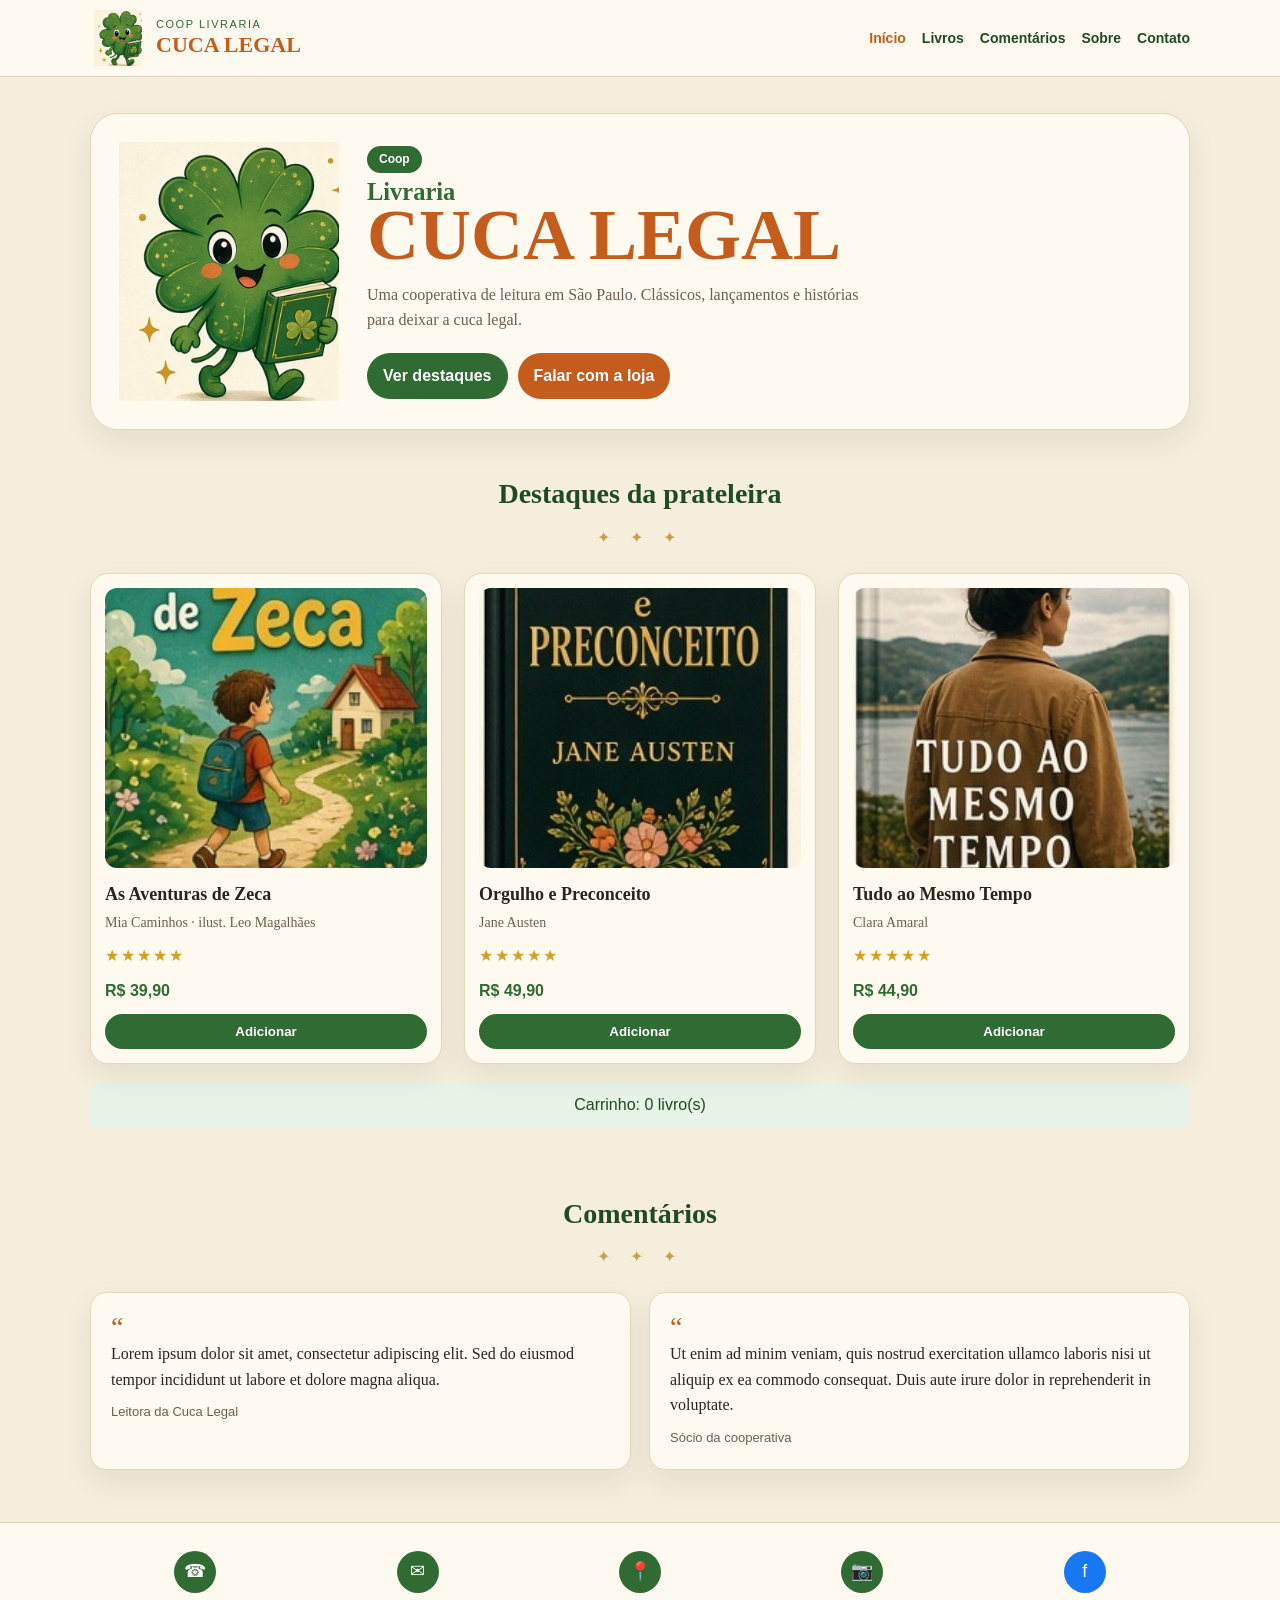
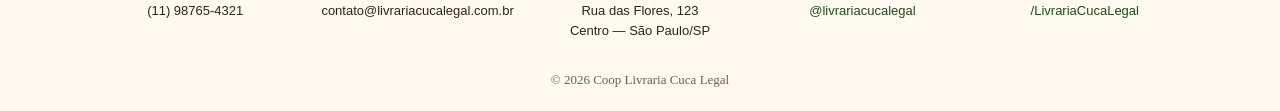
<file: index.html>
<!DOCTYPE html>
<html lang="pt-BR">
<head>
  <meta charset="UTF-8">
  <meta name="viewport" content="width=device-width, initial-scale=1.0">
  <title>Coop Livraria Cuca Legal</title>
  <link rel="icon" href="sobre/img/logo-rodape.jpg" type="image/jpeg">
  <link rel="stylesheet" href="css/estilo.css">
</head>
<body>
  <header class="topo">
    <div class="container topo-interno">
      <a class="marca" href="index.html">
        <img src="sobre/img/mascote.jpg" alt="Mascote trevo da Cuca Legal">
        <span>
          <small>Coop Livraria</small>
          <strong>CUCA LEGAL</strong>
        </span>
      </a>
      <nav>
        <a class="ativo" href="index.html">Início</a>
        <a href="#vitrine">Livros</a>
        <a href="#comentarios">Comentários</a>
        <a href="sobre.html">Sobre</a>
        <a href="contato.html">Contato</a>
      </nav>
    </div>
  </header>

  <main>
    <section class="hero">
      <div class="container hero-box">
        <img src="sobre/img/mascote.jpg" alt="Trevo sorridente com um livro">
        <div>
          <span class="selo">Coop</span>
          <h1><span>Livraria</span>CUCA LEGAL</h1>
          <p>Uma cooperativa de leitura em São Paulo. Clássicos, lançamentos e histórias para deixar a cuca legal.</p>
          <div class="acoes">
            <a class="btn" href="#vitrine">Ver destaques</a>
            <a class="btn alt" href="contato.html">Falar com a loja</a>
          </div>
        </div>
      </div>
    </section>

    <section id="vitrine">
      <div class="container">
        <h2>Destaques da prateleira</h2>
        <p class="folhas">✦ ✦ ✦</p>
        <div class="grade">
          <article class="card">
            <img src="sobre/img/capa-zeca.jpg" alt="Capa de As Aventuras de Zeca">
            <h3>As Aventuras de Zeca</h3>
            <p class="autor">Mia Caminhos · ilust. Leo Magalhães</p>
            <p class="estrelas">★★★★★</p>
            <p class="preco">R$ 39,90</p>
            <button class="btn adicionar">Adicionar</button>
          </article>
          <article class="card">
            <img src="sobre/img/capa-orgulho.jpg" alt="Capa de Orgulho e Preconceito">
            <h3>Orgulho e Preconceito</h3>
            <p class="autor">Jane Austen</p>
            <p class="estrelas">★★★★★</p>
            <p class="preco">R$ 49,90</p>
            <button class="btn adicionar">Adicionar</button>
          </article>
          <article class="card">
            <img src="sobre/img/capa-tudo.jpg" alt="Capa de Tudo ao Mesmo Tempo">
            <h3>Tudo ao Mesmo Tempo</h3>
            <p class="autor">Clara Amaral</p>
            <p class="estrelas">★★★★★</p>
            <p class="preco">R$ 44,90</p>
            <button class="btn adicionar">Adicionar</button>
          </article>
        </div>
        <p id="carrinho" class="aviso" style="display:block;margin-top:18px;text-align:center">Carrinho: 0 livro(s)</p>
      </div>
    </section>

    <section id="comentarios">
      <div class="container">
        <h2>Comentários</h2>
        <p class="folhas">✦ ✦ ✦</p>
        <div class="comentarios">
          <blockquote class="depoimento">
            <p>“</p>
            <p>Lorem ipsum dolor sit amet, consectetur adipiscing elit. Sed do eiusmod tempor incididunt ut labore et dolore magna aliqua.</p>
            <p class="quem">Leitora da Cuca Legal</p>
          </blockquote>
          <blockquote class="depoimento">
            <p>“</p>
            <p>Ut enim ad minim veniam, quis nostrud exercitation ullamco laboris nisi ut aliquip ex ea commodo consequat. Duis aute irure dolor in reprehenderit in voluptate.</p>
            <p class="quem">Sócio da cooperativa</p>
          </blockquote>
        </div>
      </div>
    </section>
  </main>

  <footer>
    <div class="container rodape-contato">
      <div>
        <div class="icone">☎</div>
        <p>(11) 98765-4321</p>
      </div>
      <div>
        <div class="icone">✉</div>
        <p>contato@livrariacucalegal.com.br</p>
      </div>
      <div>
        <div class="icone">📍</div>
        <p>Rua das Flores, 123<br>Centro — São Paulo/SP</p>
      </div>
      <div>
        <div class="icone">📷</div>
        <p><a href="https://instagram.com/livrariacucalegal" target="_blank" rel="noopener">@livrariacucalegal</a></p>
      </div>
      <div>
        <div class="icone azul">f</div>
        <p><a href="https://facebook.com/LivrariaCucaLegal" target="_blank" rel="noopener">/LivrariaCucaLegal</a></p>
      </div>
    </div>
    <p class="copy">© 2026 Coop Livraria Cuca Legal</p>
  </footer>
  <script src="js/script.js"></script>
</body>
</html>
</file>
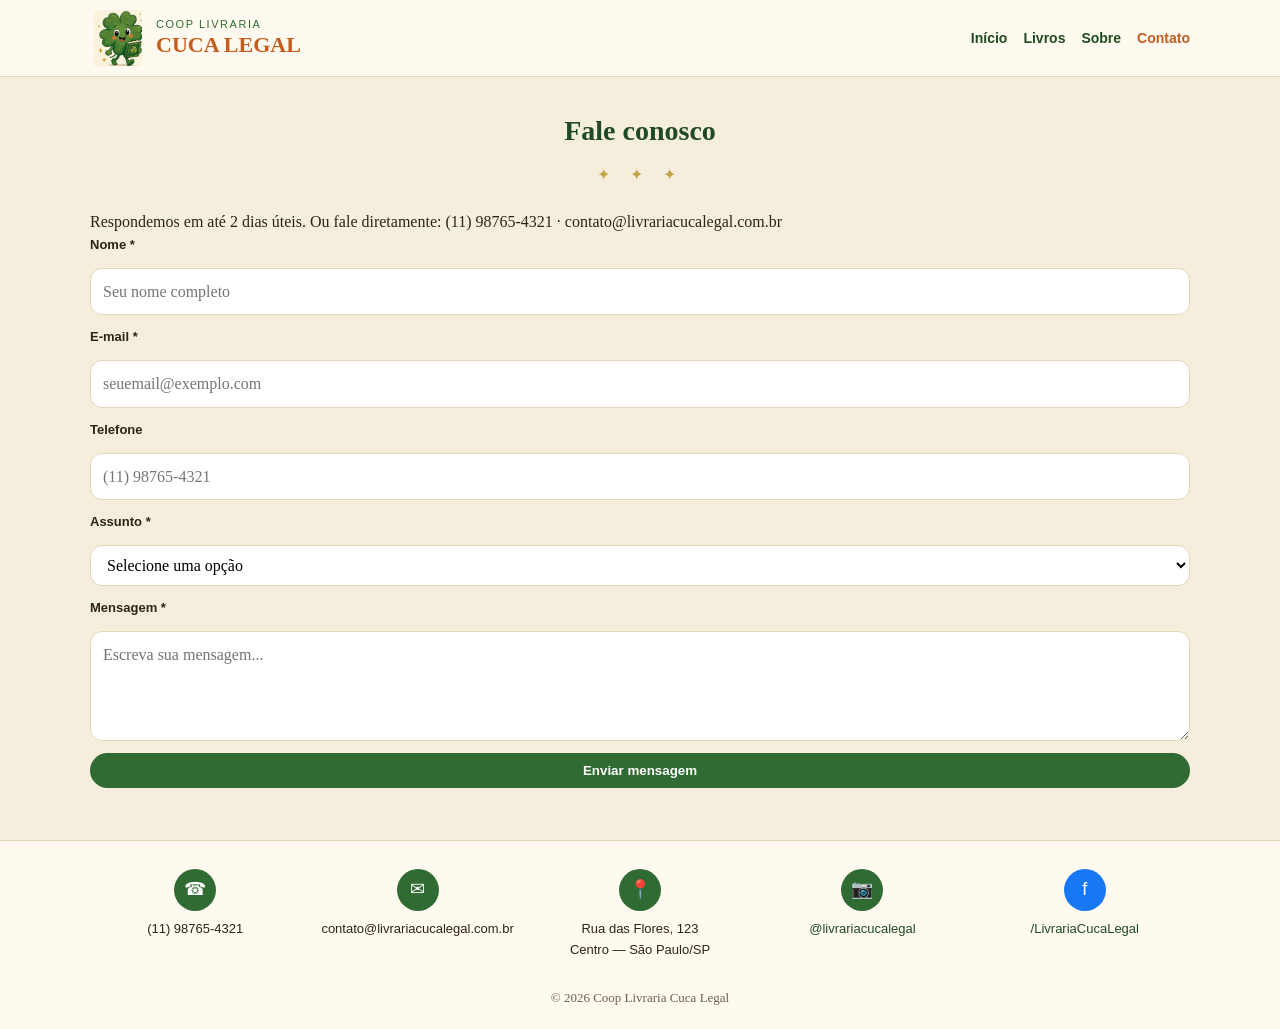
<file: contato.html>
<!DOCTYPE html>
<html lang="pt-BR">
<head>
  <meta charset="UTF-8">
  <meta name="viewport" content="width=device-width, initial-scale=1.0">
  <title>Contato | Coop Livraria Cuca Legal</title>
  <link rel="icon" href="sobre/img/logo-rodape.jpg" type="image/jpeg">
  <link rel="stylesheet" href="css/estilo.css">
</head>
<body>
  <header class="topo">
    <div class="container topo-interno">
      <a class="marca" href="index.html">
        <img src="sobre/img/mascote.jpg" alt="Mascote da Cuca Legal">
        <span>
          <small>Coop Livraria</small>
          <strong>CUCA LEGAL</strong>
        </span>
      </a>
      <nav>
        <a href="index.html">Início</a>
        <a href="index.html#vitrine">Livros</a>
        <a href="sobre.html">Sobre</a>
        <a class="ativo" href="contato.html">Contato</a>
      </nav>
    </div>
  </header>

  <main class="container">
    <section>
      <h2>Fale conosco</h2>
      <p class="folhas">✦ ✦ ✦</p>
      <p>Respondemos em até 2 dias úteis. Ou fale diretamente: (11) 98765-4321 · contato@livrariacucalegal.com.br</p>

      <!--
        INSTRUÇÕES para Google Forms:
        1. Substitua SEU_ID pelo código do formulário (entre /e/ e /formResponse)
        2. Substitua cada entry.XXXXX pelos códigos reais dos campos do Google Forms
      -->

      <script>var enviado = false;</script>
      <iframe name="envio-oculto" style="display:none" onload="if (enviado) { window.location = 'obrigado.html'; }"></iframe>

      <form action="https://docs.google.com/forms/d/e/SEU_ID/formResponse" method="POST" target="envio-oculto" onsubmit="enviado = true;">
        <label>Nome <span class="obrigatorio">*</span></label>
        <input type="text" name="entry.XXXXX_NOME" placeholder="Seu nome completo" required>

        <label>E-mail <span class="obrigatorio">*</span></label>
        <input type="email" name="entry.XXXXX_EMAIL" placeholder="seuemail@exemplo.com" required>

        <label>Telefone</label>
        <input type="tel" name="entry.XXXXX_TELEFONE" placeholder="(11) 98765-4321">

        <label>Assunto <span class="obrigatorio">*</span></label>
        <select name="entry.XXXXX_ASSUNTO" required>
          <option value="">Selecione uma opção</option>
          <option>Orçamento</option>
          <option>Dúvida</option>
          <option>Outro</option>
        </select>

        <label>Mensagem <span class="obrigatorio">*</span></label>
        <textarea name="entry.XXXXX_MENSAGEM" placeholder="Escreva sua mensagem..." required></textarea>

        <button type="submit" class="btn">Enviar mensagem</button>
      </form>
    </section>
  </main>

  <footer>
    <div class="container rodape-contato">
      <div><div class="icone">☎</div><p>(11) 98765-4321</p></div>
      <div><div class="icone">✉</div><p>contato@livrariacucalegal.com.br</p></div>
      <div><div class="icone">📍</div><p>Rua das Flores, 123<br>Centro — São Paulo/SP</p></div>
      <div><div class="icone">📷</div><p><a href="https://instagram.com/livrariacucalegal" target="_blank" rel="noopener">@livrariacucalegal</a></p></div>
      <div><div class="icone azul">f</div><p><a href="https://facebook.com/LivrariaCucaLegal" target="_blank" rel="noopener">/LivrariaCucaLegal</a></p></div>
    </div>
    <p class="copy">© 2026 Coop Livraria Cuca Legal</p>
  </footer>
</body>
</html>
</file>
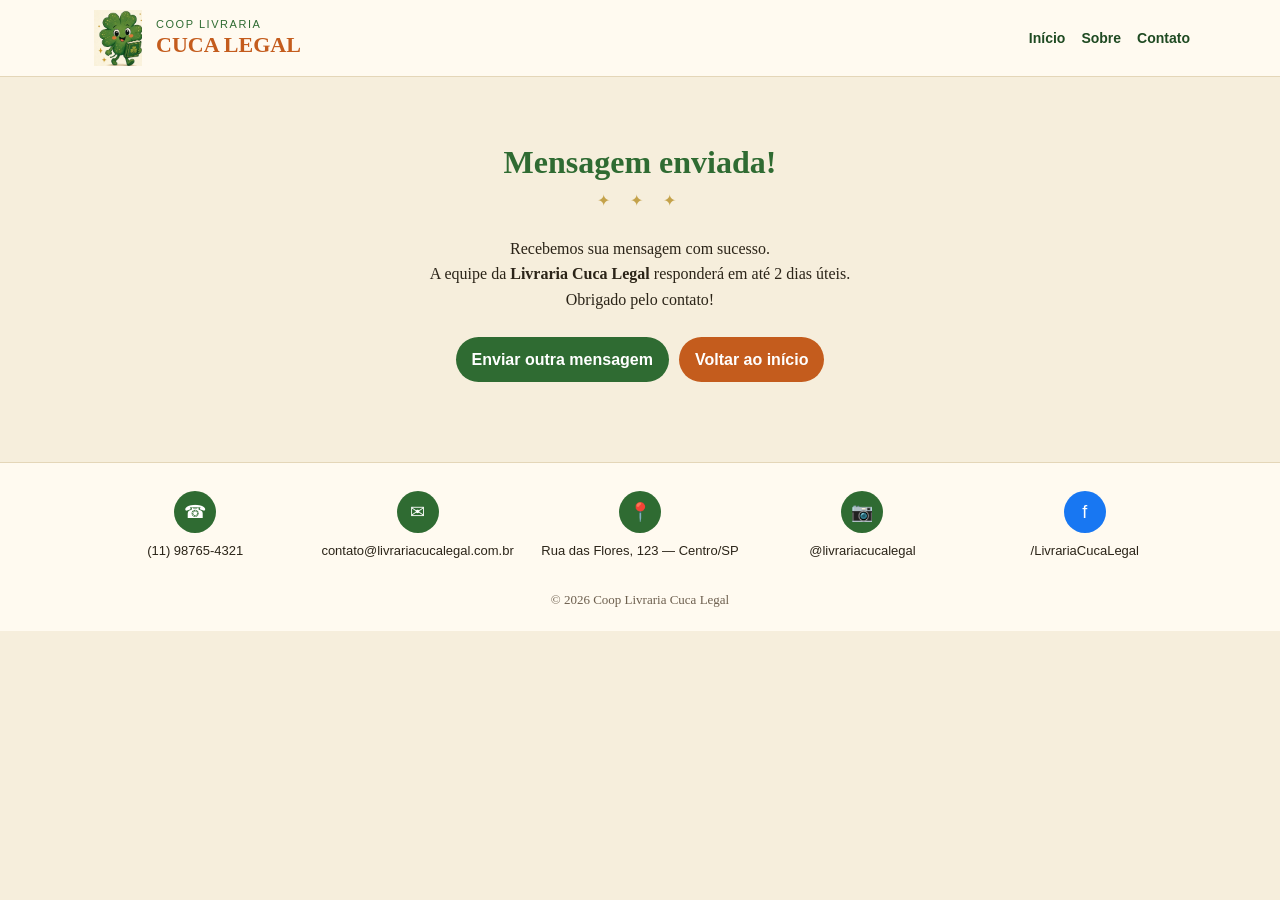
<file: obrigado.html>
<!DOCTYPE html>
<html lang="pt-BR">
<head>
  <meta charset="UTF-8">
  <meta name="viewport" content="width=device-width, initial-scale=1.0">
  <title>Mensagem enviada | Coop Livraria Cuca Legal</title>
  <link rel="icon" href="sobre/img/logo-rodape.jpg" type="image/jpeg">
  <link rel="stylesheet" href="css/estilo.css">
</head>
<body>
  <header class="topo">
    <div class="container topo-interno">
      <a class="marca" href="index.html">
        <img src="sobre/img/mascote.jpg" alt="Mascote da Cuca Legal">
        <span>
          <small>Coop Livraria</small>
          <strong>CUCA LEGAL</strong>
        </span>
      </a>
      <nav>
        <a href="index.html">Início</a>
        <a href="sobre.html">Sobre</a>
        <a href="contato.html">Contato</a>
      </nav>
    </div>
  </header>

  <main class="container" style="text-align:center; padding:60px 0;">
    <h1 style="color:var(--verde);">Mensagem enviada!</h1>
    <p class="folhas">✦ ✦ ✦</p>
    <p>Recebemos sua mensagem com sucesso.<br>
       A equipe da <strong>Livraria Cuca Legal</strong> responderá em até 2 dias úteis.</p>
    <p>Obrigado pelo contato!</p>
    <div class="acoes" style="justify-content:center; margin-top:24px;">
      <a class="btn" href="contato.html">Enviar outra mensagem</a>
      <a class="btn alt" href="index.html">Voltar ao início</a>
    </div>
  </main>

  <footer>
    <div class="container rodape-contato">
      <div><div class="icone">☎</div><p>(11) 98765-4321</p></div>
      <div><div class="icone">✉</div><p>contato@livrariacucalegal.com.br</p></div>
      <div><div class="icone">📍</div><p>Rua das Flores, 123 — Centro/SP</p></div>
      <div><div class="icone">📷</div><p>@livrariacucalegal</p></div>
      <div><div class="icone azul">f</div><p>/LivrariaCucaLegal</p></div>
    </div>
    <p class="copy">© 2026 Coop Livraria Cuca Legal</p>
  </footer>
</body>
</html>
</file>
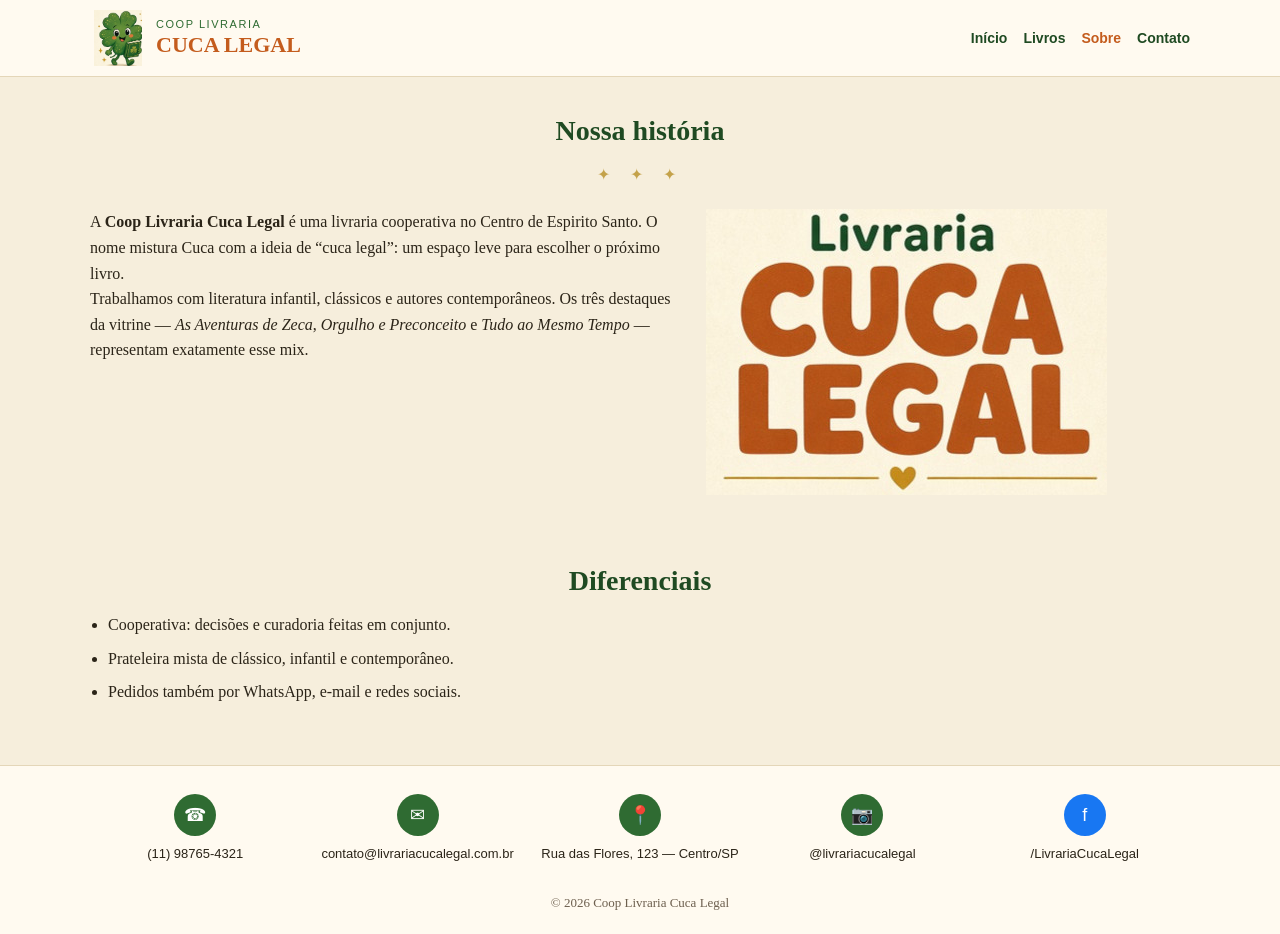
<file: Sebre.html>
<!DOCTYPE html>
<html lang="pt-BR">
<head>
  <meta charset="UTF-8">
  <meta http-equiv="refresh" content="0; url=sobre.html">
  <title>Redirecionando…</title>
</head>
<body>
  <p>A página correta é <a href="sobre.html">sobre.html</a>.</p>
</body>
</html>
</file>
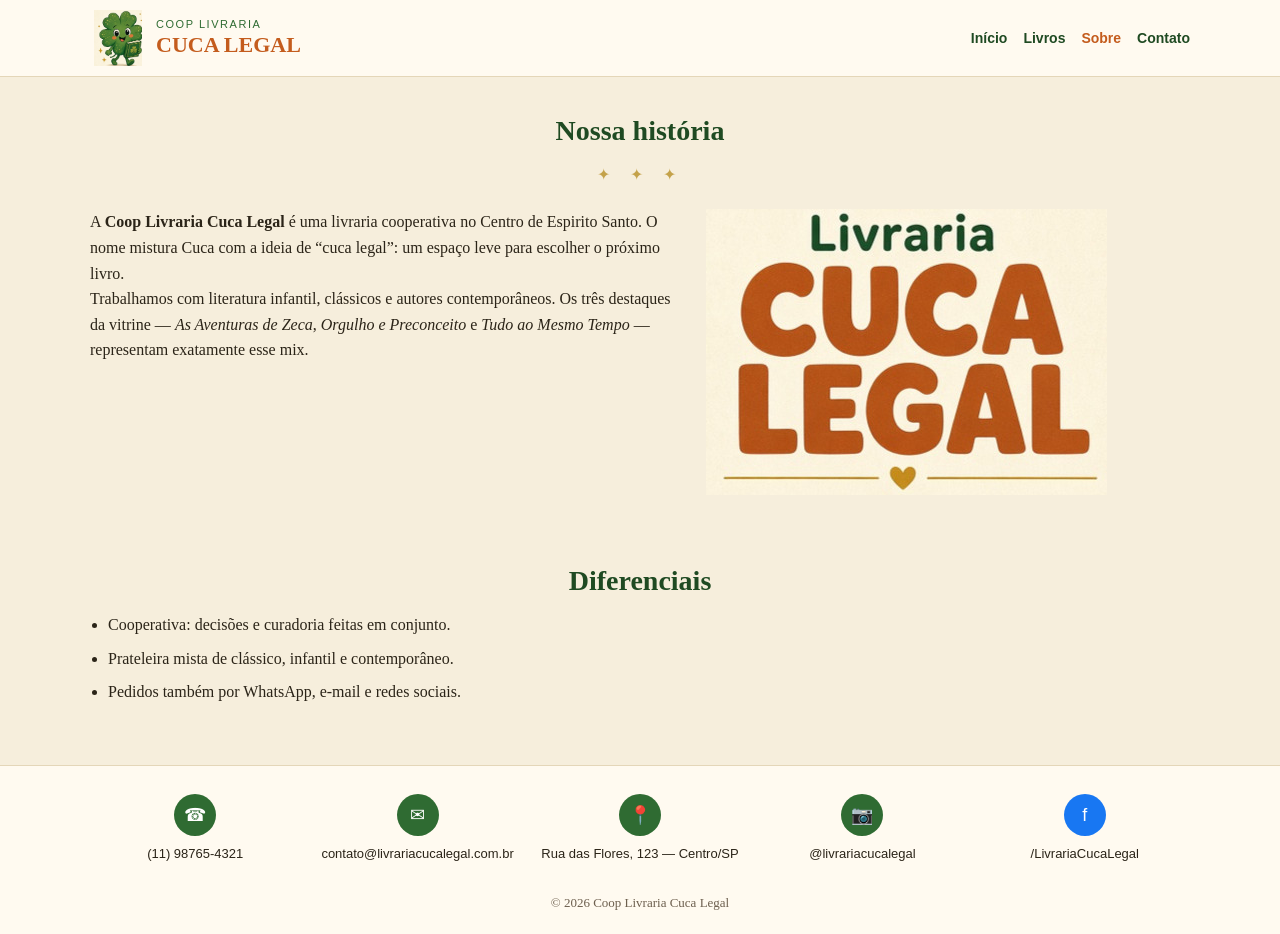
<file: sobre.html>
<!DOCTYPE html>
<html lang="pt-BR">
<head>
  <meta charset="UTF-8">
  <meta name="viewport" content="width=device-width, initial-scale=1.0">
  <title>Sobre | Coop Livraria Cuca Legal</title>
  <link rel="icon" href="sobre/img/logo-rodape.jpg" type="image/jpeg">
  <link rel="stylesheet" href="css/estilo.css">
</head>
<body>
  <header class="topo">
    <div class="container topo-interno">
      <a class="marca" href="index.html">
        <img src="sobre/img/mascote.jpg" alt="Mascote da Cuca Legal">
        <span>
          <small>Coop Livraria</small>
          <strong>CUCA LEGAL</strong>
        </span>
      </a>
      <nav>
        <a href="index.html">Início</a>
        <a href="index.html#vitrine">Livros</a>
        <a class="ativo" href="sobre.html">Sobre</a>
        <a href="contato.html">Contato</a>
      </nav>
    </div>
  </header>
  <main class="container">
    <section id="historia">
      <h2>Nossa história</h2>
      <p class="folhas">✦ ✦ ✦</p>
      <div class="sobre-grid">
        <div>
          <p>A <strong>Coop Livraria Cuca Legal</strong> é uma livraria cooperativa no Centro de Espirito Santo. O nome mistura Cuca com a ideia de “cuca legal”: um espaço leve para escolher o próximo livro.</p>
          <p>Trabalhamos com literatura infantil, clássicos e autores contemporâneos. Os três destaques da vitrine — <em>As Aventuras de Zeca</em>, <em>Orgulho e Preconceito</em> e <em>Tudo ao Mesmo Tempo</em> — representam exatamente esse mix.</p>
        </div>
        <img src="sobre/img/nome-livraria.jpg" alt="Logotipo Livraria Cuca Legal">
      </div>
    </section>
    <section>
      <h2>Diferenciais</h2>
      <ul class="lista">
        <li>Cooperativa: decisões e curadoria feitas em conjunto.</li>
        <li>Prateleira mista de clássico, infantil e contemporâneo.</li>
        <li>Pedidos também por WhatsApp, e-mail e redes sociais.</li>
      </ul>
    </section>
  </main>
  <footer>
    <div class="container rodape-contato">
      <div><div class="icone">☎</div><p>(11) 98765-4321</p></div>
      <div><div class="icone">✉</div><p>contato@livrariacucalegal.com.br</p></div>
      <div><div class="icone">📍</div><p>Rua das Flores, 123 — Centro/SP</p></div>
      <div><div class="icone">📷</div><p>@livrariacucalegal</p></div>
      <div><div class="icone azul">f</div><p>/LivrariaCucaLegal</p></div>
    </div>
    <p class="copy">© 2026 Coop Livraria Cuca Legal</p>
  </footer>
</body>
</html>
</file>
<file: css/estilo.css>
:root {
  --verde: #2f6b32;
  --verde-escuro: #1f4a22;
  --terracota: #c45c1d;
  --creme: #f6eedc;
  --papel: #fffaf0;
  --texto: #2b2418;
  --muted: #6d5f4e;
  --borda: #e4d6b8;
  --sombra: 0 12px 30px rgba(43, 36, 24, 0.08);
}

* { margin: 0; padding: 0; box-sizing: border-box; }
html { scroll-behavior: smooth; }
body {
  font-family: Georgia, "Palatino Linotype", serif;
  background: var(--creme);
  color: var(--texto);
  line-height: 1.6;
}
img { max-width: 100%; display: block; }
a { color: var(--verde-escuro); text-decoration: none; }
.container { width: min(1100px, 92%); margin: 0 auto; }

.topo {
  background: var(--papel);
  border-bottom: 1px solid var(--borda);
  position: sticky;
  top: 0;
  z-index: 10;
}
.topo-interno {
  display: flex;
  align-items: center;
  justify-content: space-between;
  gap: 16px;
  padding: 10px 0;
}
.marca { display: flex; align-items: center; gap: 10px; }
.marca img { width: 56px; height: 56px; object-fit: contain; }
.marca small {
  display: block;
  font-family: Arial, sans-serif;
  font-size: 11px;
  letter-spacing: .14em;
  text-transform: uppercase;
  color: var(--verde);
}
.marca strong {
  color: var(--terracota);
  font-size: 22px;
  line-height: 1;
}
nav { display: flex; gap: 16px; flex-wrap: wrap; }
nav a {
  font-family: Arial, sans-serif;
  font-weight: 700;
  font-size: 14px;
}
nav a.ativo, nav a:hover { color: var(--terracota); }

.hero { padding: 36px 0 10px; }
.hero-box {
  display: grid;
  grid-template-columns: 220px 1fr;
  gap: 28px;
  align-items: center;
  background: var(--papel);
  border: 1px solid var(--borda);
  border-radius: 28px;
  padding: 28px;
  box-shadow: var(--sombra);
}
.selo {
  display: inline-block;
  background: var(--verde);
  color: #fff;
  font-family: Arial, sans-serif;
  font-size: 12px;
  font-weight: 700;
  padding: 4px 12px;
  border-radius: 999px;
  margin-bottom: 8px;
}
.hero h1 {
  font-size: clamp(40px, 7vw, 72px);
  line-height: .9;
  color: var(--terracota);
}
.hero h1 span {
  display: block;
  font-size: .34em;
  color: var(--verde);
}
.hero p { color: var(--muted); margin: 14px 0 20px; max-width: 520px; }
.acoes { display: flex; gap: 10px; flex-wrap: wrap; }
.btn {
  display: inline-block;
  border: 0;
  border-radius: 999px;
  padding: 10px 16px;
  background: var(--verde);
  color: #fff;
  font-family: Arial, sans-serif;
  font-weight: 700;
  cursor: pointer;
}
.btn.alt { background: var(--terracota); }
.btn:hover { filter: brightness(.92); }

section { padding: 32px 0; }
h2 {
  text-align: center;
  color: var(--verde-escuro);
  font-size: 28px;
  margin-bottom: 8px;
}
.folhas {
  text-align: center;
  color: #c4a24a;
  letter-spacing: 8px;
  margin-bottom: 22px;
}
.grade {
  display: grid;
  grid-template-columns: repeat(3, 1fr);
  gap: 22px;
}
.card {
  background: var(--papel);
  border: 1px solid var(--borda);
  border-radius: 18px;
  padding: 14px;
  box-shadow: var(--sombra);
  display: flex;
  flex-direction: column;
}
.card img {
  width: 100%;
  height: 280px;
  object-fit: cover;
  border-radius: 12px;
  margin-bottom: 12px;
}
.card h3 { font-size: 18px; }
.autor { color: var(--muted); font-size: 14px; margin: 4px 0 8px; }
.estrelas { color: #d4a017; letter-spacing: 2px; margin-bottom: 10px; }
.preco {
  font-family: Arial, sans-serif;
  font-weight: 700;
  color: var(--verde);
  margin-bottom: 10px;
}
.card .btn { width: 100%; text-align: center; }

.comentarios {
  display: grid;
  grid-template-columns: 1fr 1fr;
  gap: 18px;
}
.depoimento {
  background: var(--papel);
  border: 1px solid var(--borda);
  border-radius: 16px;
  padding: 20px;
  box-shadow: var(--sombra);
}
.depoimento p:first-child {
  font-size: 28px;
  color: var(--terracota);
  line-height: 1;
}
.quem { margin-top: 10px; font-family: Arial, sans-serif; font-size: 13px; color: var(--muted); }

#historia p {
  font-size: 16px;
}

.sobre-grid, .contato-grid {
  display: grid;
  grid-template-columns: 1.1fr .9fr;
  gap: 24px;
  align-items: start;
}
ul.lista { padding-left: 18px; }
ul.lista li { margin-bottom: 8px; }

form { display: grid; gap: 12px; }
label { font-family: Arial, sans-serif; font-size: 13px; font-weight: 700; }
input, textarea, select {
  width: 100%;
  border: 1px solid var(--borda);
  border-radius: 12px;
  padding: 10px 12px;
  font: inherit;
  background: #fff;
}
textarea { min-height: 110px; }
.aviso {
  display: none;
  background: #e7f3e6;
  color: var(--verde-escuro);
  padding: 10px 12px;
  border-radius: 10px;
  font-family: Arial, sans-serif;
}

footer {
  background: var(--papel);
  border-top: 1px solid var(--borda);
  margin-top: 20px;
}
.rodape-contato {
  display: grid;
  grid-template-columns: repeat(5, 1fr);
  gap: 12px;
  padding: 28px 0;
  text-align: center;
  font-family: Arial, sans-serif;
  font-size: 13px;
}
.icone {
  width: 42px;
  height: 42px;
  margin: 0 auto 8px;
  border-radius: 50%;
  background: var(--verde);
  color: #fff;
  display: grid;
  place-items: center;
  font-size: 18px;
}
.icone.azul { background: #1877f2; }
.copy {
  text-align: center;
  padding: 0 0 20px;
  color: var(--muted);
  font-size: 13px;
}

@media (max-width: 800px) {
  .hero-box, .grade, .comentarios, .sobre-grid, .contato-grid, .rodape-contato, .topo-interno {
    grid-template-columns: 1fr;
  }
  .topo-interno { flex-direction: column; align-items: flex-start; }
  .card img { height: 240px; }
}
</file>
